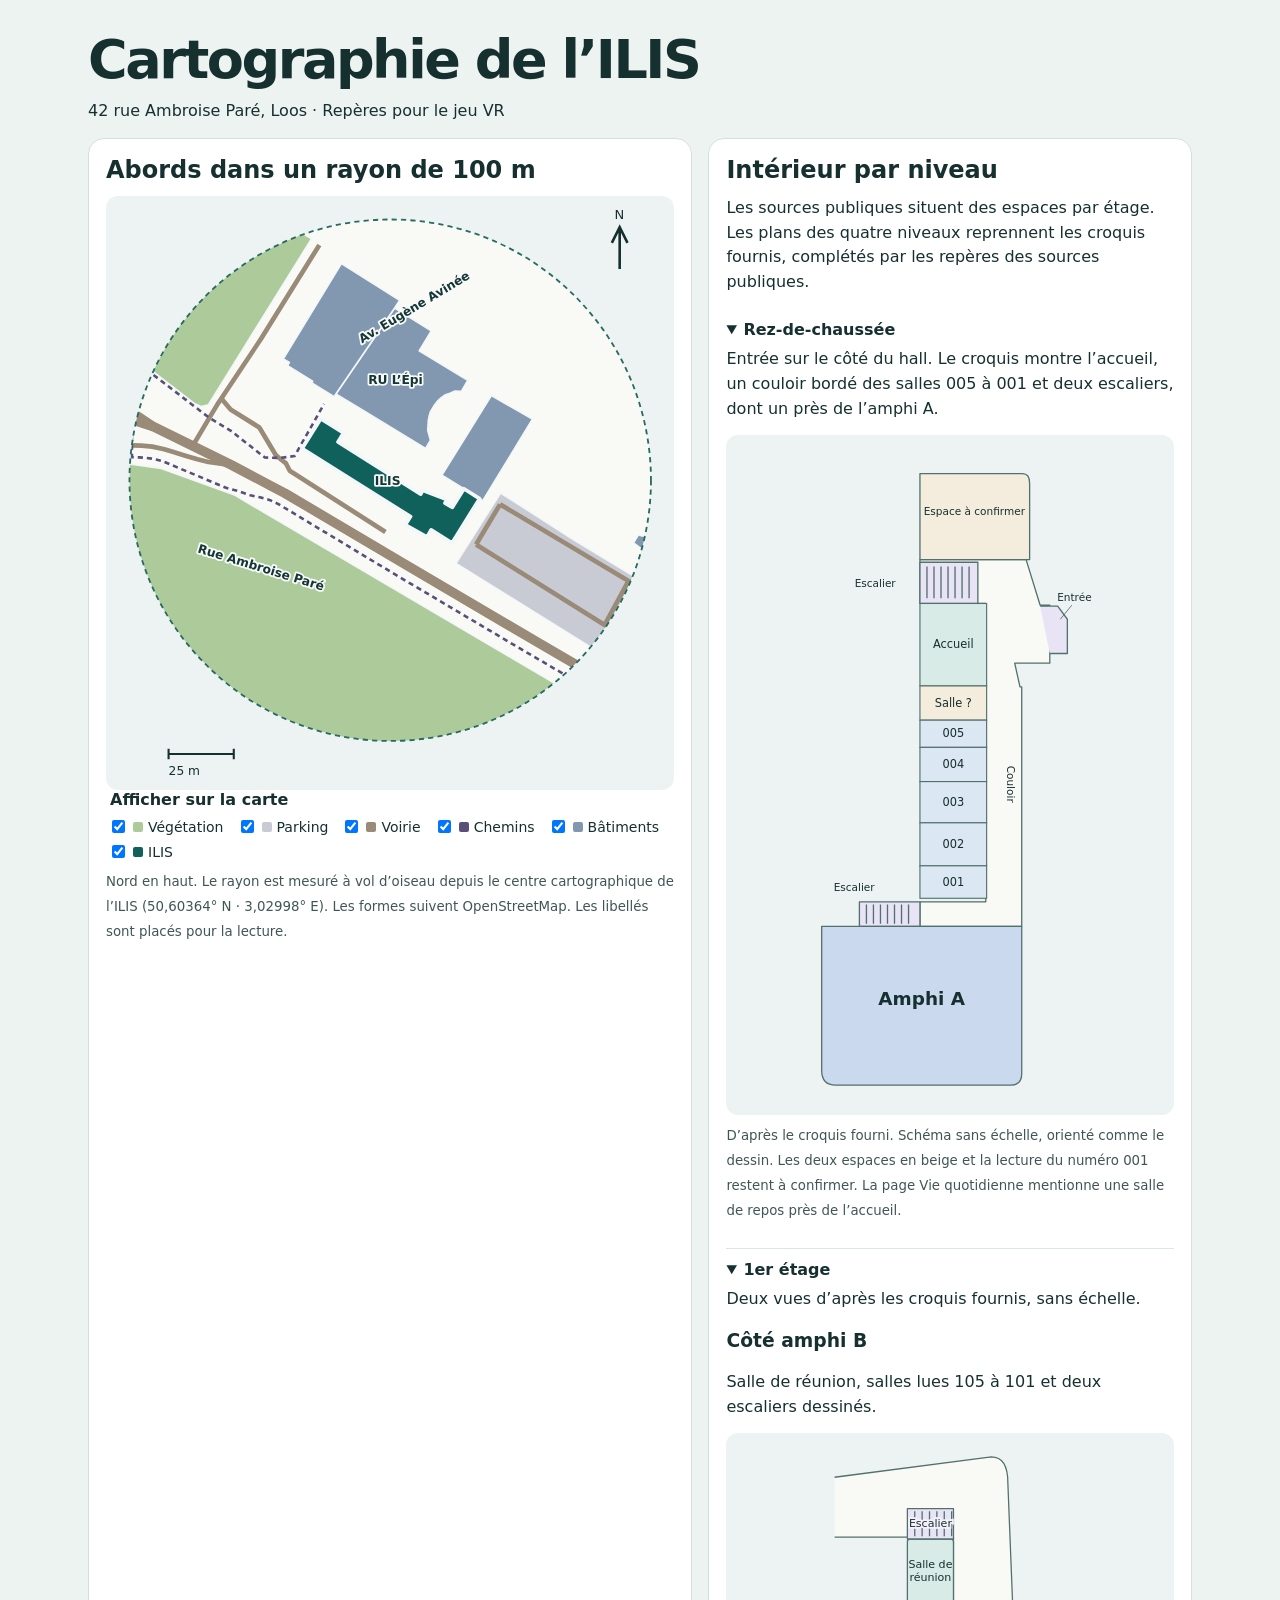
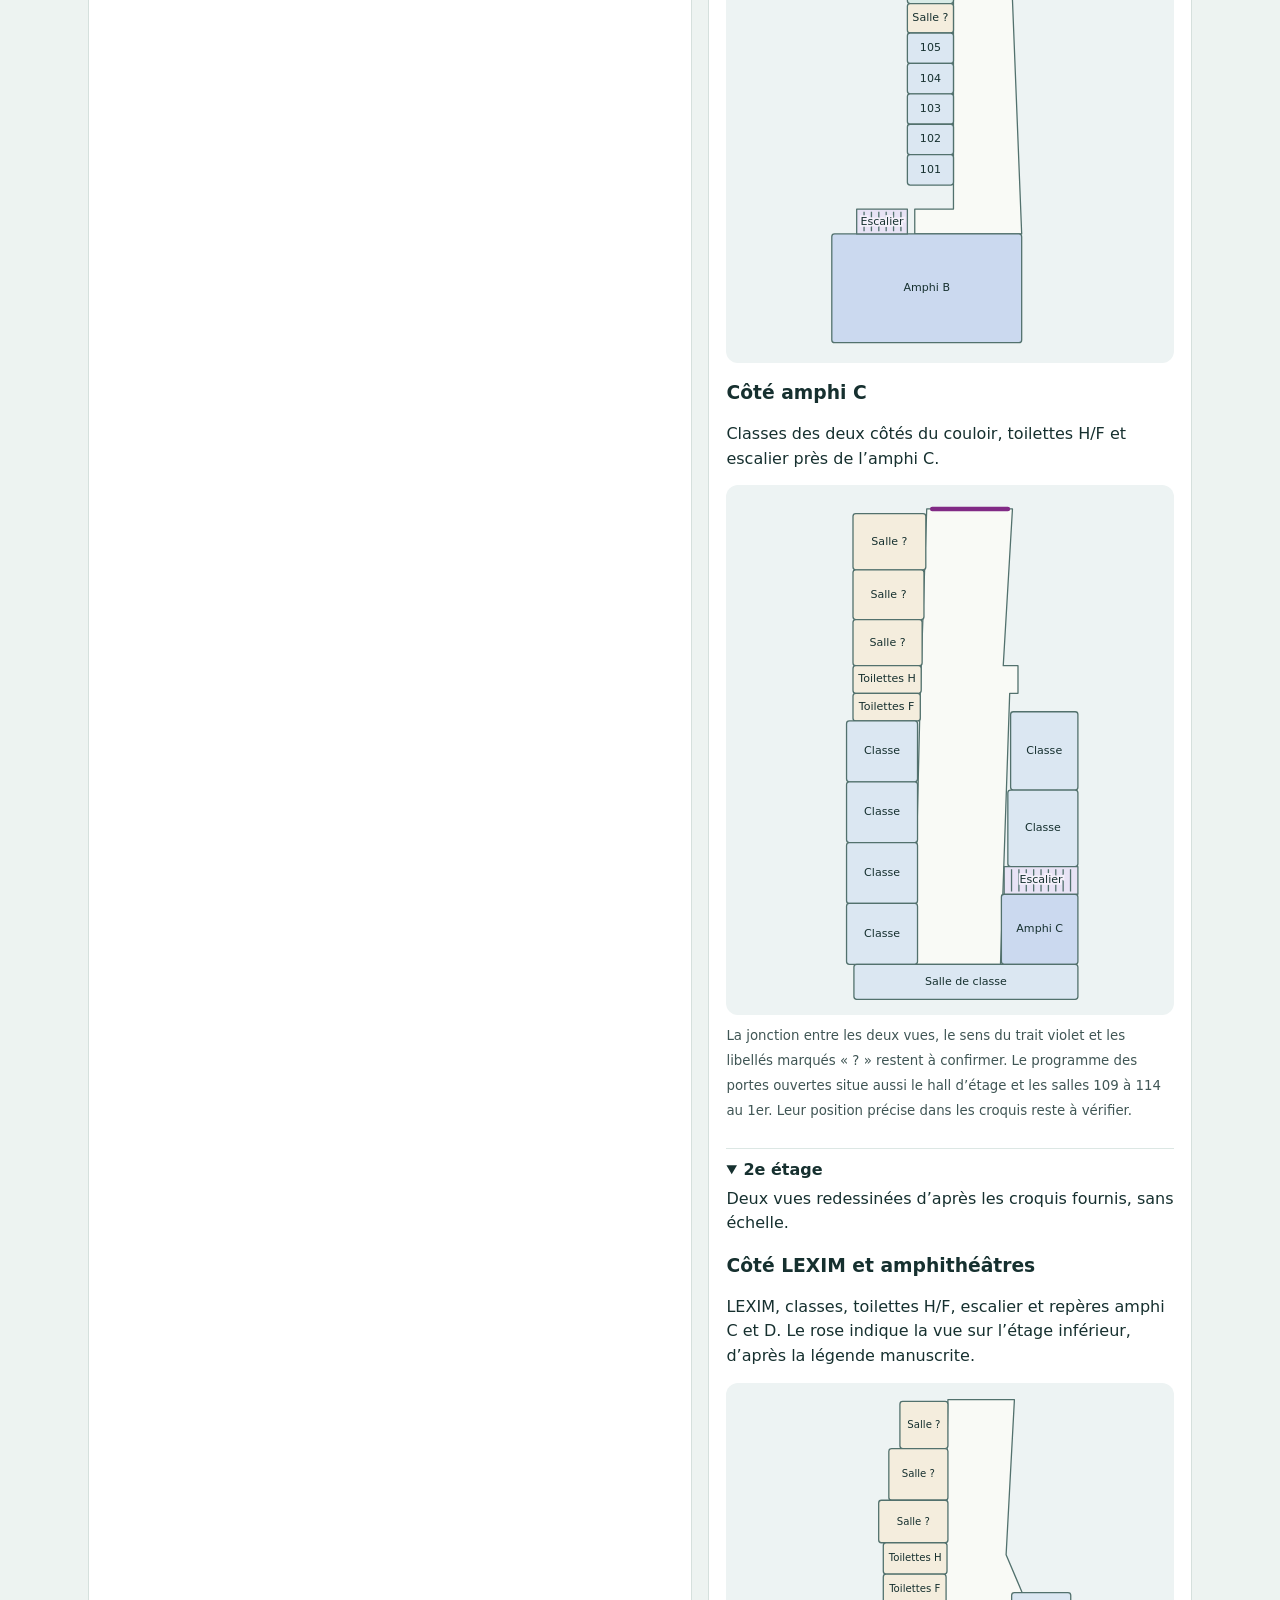
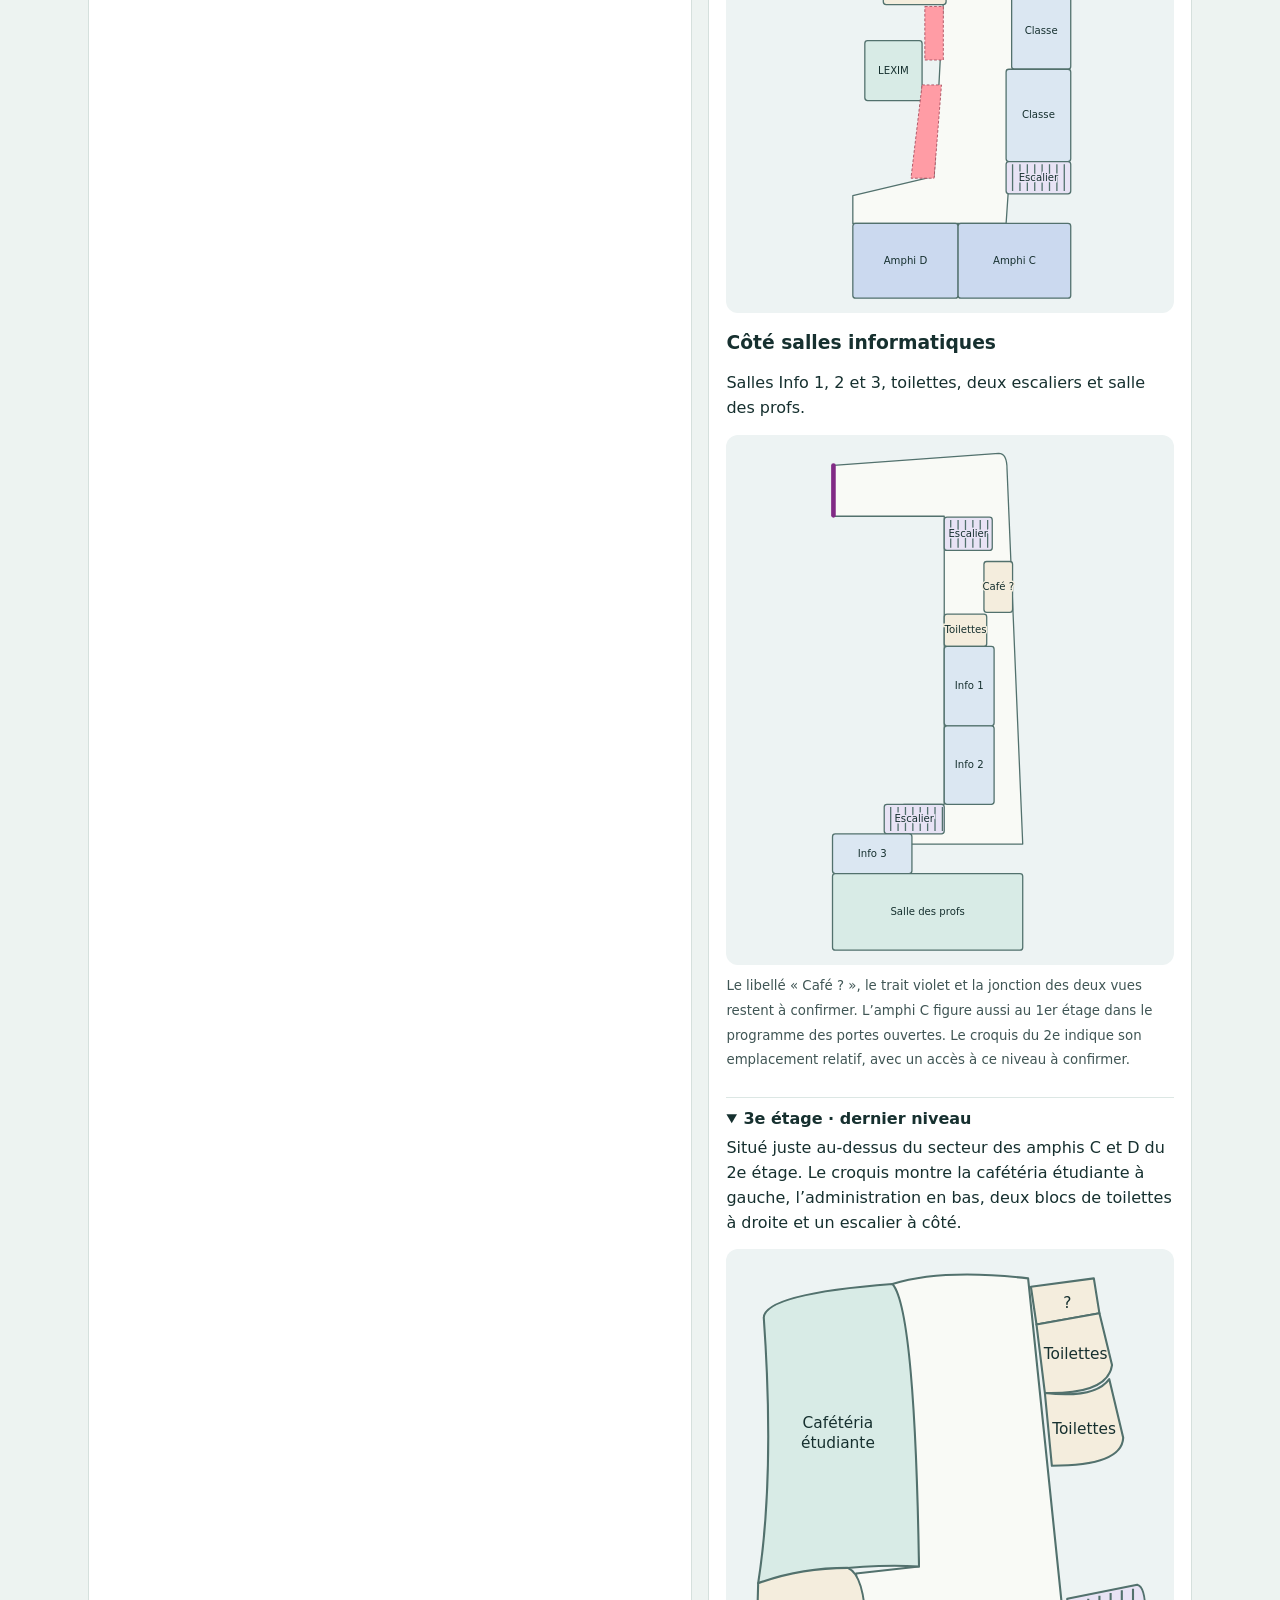
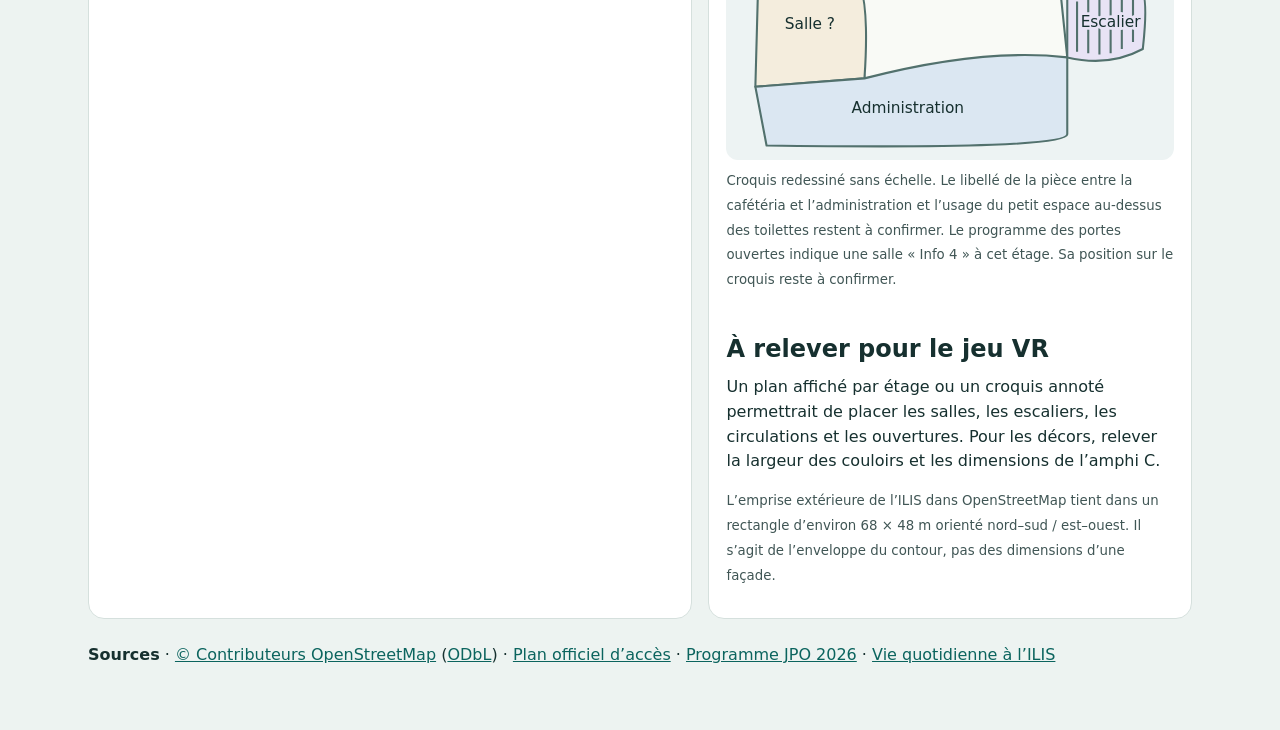
<file: cartographie.html>
<!doctype html><html lang="fr"><meta charset="utf-8"><meta name="viewport" content="width=device-width, initial-scale=1">
<title>Cartographie ILIS · Loos</title><style>
:root{color-scheme:light}*{box-sizing:border-box}body{margin:0;background:#edf3f1;color:#16302f;font:16px system-ui,sans-serif}main{max-width:1140px;margin:auto;padding:28px 18px 48px}h1{font-size:clamp(32px,5vw,54px);margin:0;letter-spacing:-.045em}h2{margin:0 0 12px}p{line-height:1.55;margin:8px 0 14px}.grid{display:grid;grid-template-columns:1.25fr 1fr;gap:16px}section{background:white;border:1px solid #d5e0dd;border-radius:16px;padding:17px}svg{display:block;width:100%;height:auto;border-radius:12px;background:#edf3f3}legend{font-weight:650}fieldset{border:0;padding:8px 0 0;display:flex;gap:6px 13px;flex-wrap:wrap}label{font-size:14px;display:inline-flex;align-items:center;gap:5px}label span{width:10px;height:10px;border-radius:2px}details{padding:11px 0;border-bottom:1px solid #dce7e4}details:last-of-type{border:0}summary{cursor:pointer;font-weight:700}small{color:#405655}a{color:#0b645e}footer{padding-top:16px}@media(max-width:790px){.grid{grid-template-columns:1fr}}
</style><main><header><h1>Cartographie de l’ILIS</h1><p>42 rue Ambroise Paré, Loos · Repères pour le jeu VR</p></header><div class="grid">
<section><h2>Abords dans un rayon de 100 m</h2>
<svg viewBox="-109 -109 218 228" role="img" aria-label="Carte OpenStreetMap de l’ILIS et de ses abords à 100 mètres, nord en haut">
<defs><clipPath id="limit"><circle r="100"/></clipPath></defs>
<circle r="100" fill="#f9faf6"/><g clip-path="url(#limit)"><g id="layer0"><polyline points="28.66,-125.27 38.19,-140.92 -21.79,-177.46 -27.47,-179.08 -31.74,-179.92 -35.71,-178.70 -41.88,-177.17 -48.79,-175.76 -53.53,-174.63 -56.66,-172.26 -112.37,-72.59 -112.47,-67.10 -111.24,-61.99 -109.91,-57.92 -106.12,-53.38 -75.13,-29.43 -72.48,-28.30 -69.73,-28.96 -30.22,-92.56 -50.40,-105.15 -40.46,-120.49 -57.60,-131.18 -41.21,-157.97 -30.35,-151.17 3.48,-129.67 8.65,-137.85 28.66,-125.27" fill="#adca9a" stroke="#f3f7f8" stroke-width="0.6" stroke-linejoin="round"><title>Végétation · OSM 701192677</title></polyline><polyline points="-353.10,230.34 -145.36,445.17 -93.93,372.86 25.69,454.67 26.81,140.42 63.98,141.19 92.77,95.38 -59.98,5.55 -87.81,-4.49 -102.59,-6.53 -113.32,-6.41 -123.62,-4.81 -151.69,3.83 -166.21,11.98 -178.79,22.22 -195.57,37.59 -353.10,230.34" fill="#adca9a" stroke="#f3f7f8" stroke-width="0.6" stroke-linejoin="round"><title>Végétation · OSM 1343573050</title></polyline></g><g id="layer1"><polyline points="214.16,-3.53 212.88,-0.02 217.70,1.72 214.60,9.77 199.60,48.44 193.61,63.87 187.71,79.09 186.14,80.24 183.74,81.21 181.57,81.13 179.03,80.62 153.10,69.42 132.05,60.34 70.33,22.84 42.35,4.90 25.25,31.87 84.34,68.61 144.20,98.72 179.54,112.22 322.93,137.75 335.91,74.60 351.39,-0.71 347.28,-1.59 265.56,-18.96 238.99,-25.82 223.70,-31.28 195.74,-43.32 156.55,-63.94 148.55,-51.81 142.83,-55.41 134.74,-45.10 143.49,-39.67 151.37,-34.74 159.89,-29.70 169.16,-24.44 181.10,-18.19 190.78,-14.22 214.16,-3.53" fill="#c8cbd4" stroke="#f3f7f8" stroke-width="0.6" stroke-linejoin="round"><title>Parking · OSM 84586809</title></polyline></g><g id="layer2"><polyline points="82.25,55.49 91.40,38.62" fill="none" stroke="#9a8b79" stroke-width="1.8" stroke-linejoin="round"><title>Voirie · OSM 84586847</title></polyline><polyline points="32.93,24.66 82.25,55.49 140.53,88.38" fill="none" stroke="#9a8b79" stroke-width="1.8" stroke-linejoin="round"><title>Voirie · OSM 84586989</title></polyline><polyline points="-90.81,-20.53 -75.78,-13.14 -60.79,-5.78 -45.86,2.09 -40.39,4.99 4.44,31.49 55.94,61.83 84.70,78.59 108.60,92.63 114.48,96.07 120.85,99.30 127.14,102.28 133.38,105.15 139.28,107.67 146.41,110.43 153.65,112.88 161.07,115.11 168.11,116.97 178.36,119.37 311.84,145.12" fill="none" stroke="#9a8b79" stroke-width="3.7" stroke-linejoin="round"><title>Rue Ambroise Paré · OSM 256238091</title></polyline><polyline points="32.93,24.66 42.12,9.27" fill="none" stroke="#9a8b79" stroke-width="1.8" stroke-linejoin="round"><title>Voirie · OSM 271044782</title></polyline><polyline points="147.72,71.17 91.40,38.62 42.12,9.27" fill="none" stroke="#9a8b79" stroke-width="1.8" stroke-linejoin="round"><title>Voirie · OSM 271044790</title></polyline><polyline points="-131.05,-31.29 -126.36,-30.91 -123.21,-30.44 -119.93,-29.70 -116.93,-28.99 -113.61,-28.06 -110.35,-27.01 -90.81,-20.53" fill="none" stroke="#9a8b79" stroke-width="3.7" stroke-linejoin="round"><title>Rue Ambroise Paré · OSM 933071970</title></polyline><polyline points="-90.81,-20.53 -103.00,-28.63 -106.45,-31.02 -109.36,-32.95 -112.27,-35.04 -115.54,-37.56" fill="none" stroke="#9a8b79" stroke-width="3.7" stroke-linejoin="round"><title>Rue Ambroise Paré · OSM 933071975</title></polyline><polyline points="-181.47,10.23 -171.36,3.65 -167.72,1.62 -151.88,-6.87 -148.79,-7.92 -144.99,-8.98 -141.05,-9.72 -105.65,-13.11 -102.07,-13.28 -99.03,-13.38 -95.37,-13.28 -91.24,-12.89 -86.63,-11.88 -83.14,-10.83 -78.25,-9.32 -73.94,-8.04 -69.74,-6.99 -60.79,-5.78" fill="none" stroke="#9a8b79" stroke-width="1.8" stroke-linejoin="round"><title>Voirie · OSM 1191223743</title></polyline><polyline points="-75.78,-13.14 -69.37,-23.89 -66.15,-29.27 -64.77,-31.35 -49.54,-54.24 -27.17,-90.23" fill="none" stroke="#9a8b79" stroke-width="1.8" stroke-linejoin="round"><title>Voirie · OSM 1416535305</title></polyline><polyline points="-64.77,-31.35 -61.22,-27.12 -50.20,-20.23 -43.78,-9.50 -42.58,-8.53 -39.96,-6.43 -38.54,-3.65 -1.83,19.87" fill="none" stroke="#9a8b79" stroke-width="1.8" stroke-linejoin="round"><title>Voirie · OSM 1416535306</title></polyline></g><g id="layer3"><polyline points="-121.52,-26.35 -100.82,-18.80 -99.44,-17.87 -99.05,-16.82 -99.03,-13.38 -99.05,-8.85 -96.31,-8.74 -93.86,-8.62 -91.47,-8.27 -89.43,-7.86 -87.30,-7.28 -62.99,2.90 -58.56,4.06 -53.67,5.80 -49.59,6.63 -46.08,7.64 -43.04,9.07 2.85,36.72 46.42,62.55 87.84,86.85 119.95,104.48 128.96,108.70 137.45,112.22 146.17,115.65 153.42,118.25 161.22,120.72 168.91,122.64 182.06,125.21 234.74,135.92 373.72,161.41 379.58,157.68" fill="none" stroke="#594f7a" stroke-width="1" stroke-linejoin="round" stroke-dasharray="2 1.5"><title>Rue Ambroise Paré · OSM 1201686355</title></polyline><polyline points="-121.30,-61.99 -113.49,-60.14 -111.72,-56.50 -69.37,-23.89 -61.26,-19.06 -48.08,-8.71 -42.58,-8.53 -36.68,-9.26 -25.37,-29.23" fill="none" stroke="#594f7a" stroke-width="1" stroke-linejoin="round" stroke-dasharray="2 1.5"><title>Chemins · OSM 1416535307</title></polyline></g><g id="layer4"><polyline points="93.34,23.99 99.85,28.91 102.39,24.74 103.49,22.93 99.13,20.23 98.31,20.96 97.20,21.49 96.21,21.33 95.19,20.96 93.34,23.99" fill="#8198b0" stroke="#f3f7f8" stroke-width="0.6" stroke-linejoin="round"><title>Bâtiments · OSM 81706907</title></polyline><polyline points="29.73,-38.30 11.09,-49.62 15.73,-57.26 1.70,-66.04 -20.84,-33.05 -8.92,-25.89 13.57,-12.21 15.43,-15.36 14.86,-17.35 14.38,-19.05 14.48,-21.04 14.58,-22.74 14.96,-24.73 15.43,-26.33 16.19,-27.57 17.04,-28.99 18.18,-30.40 19.60,-31.64 20.93,-32.68 22.91,-33.34 24.81,-34.19 27.27,-34.09 29.73,-38.30" fill="#8198b0" stroke="#f3f7f8" stroke-width="0.6" stroke-linejoin="round"><title>Restaurant Universitaire - L&#x27;Épi · OSM 81720152</title></polyline><polyline points="38.80,-32.50 54.53,-23.41 35.48,7.82 34.27,7.05 28.28,3.26 19.85,-1.93 38.80,-32.50" fill="#8198b0" stroke="#f3f7f8" stroke-width="0.6" stroke-linejoin="round"><title>Bâtiments · OSM 254217653</title></polyline><polyline points="-20.84,-33.05 -21.51,-32.04 -29.90,-37.21 -29.75,-38.03 -39.36,-43.95 -38.66,-45.21 -40.99,-46.50 -18.72,-83.04 3.62,-69.03 1.70,-66.04 -20.84,-33.05" fill="#8198b0" stroke="#f3f7f8" stroke-width="0.6" stroke-linejoin="round"><title>Bâtiments · OSM 254217654</title></polyline></g><g id="layer5"><polyline points="-26.64,-23.57 -33.78,-12.19 7.79,13.96 5.81,17.08 14.19,21.77 15.68,19.05 23.72,24.06 34.27,7.05 28.28,3.26 23.85,10.42 20.99,8.80 21.70,7.45 12.43,3.87 11.70,5.33 -20.03,-14.69 -17.90,-18.08 -26.64,-23.57" fill="#10615c" stroke="#f3f7f8" stroke-width="1.4" stroke-linejoin="round"><title>Faculté d&#x27;ingénierie et de management de la santé (Ilis) · OSM 81706452</title></polyline></g></g>
<circle r="100" fill="none" stroke="#276b62" stroke-width=".7" stroke-dasharray="2 1.6"/>
<g font-family="system-ui" text-anchor="middle" font-size="4.7" font-weight="700" paint-order="stroke" stroke="#f7faf9" stroke-width="1.4" stroke-linejoin="round" fill="#153634">
<text x="-1" y="2">ILIS</text><text x="2" y="-37">RU L’Épi</text><text x="-50" y="35" transform="rotate(17 -50 35)">Rue Ambroise Paré</text><text x="10" y="-65" transform="rotate(-31 10 -65)">Av. Eugène Avinée</text>
</g><g stroke="#16302f" fill="#16302f"><path d="M88 -81 V-97 M85 -91 L88 -97 L91 -91" fill="none" stroke-width="1"/><text x="86" y="-100" stroke="none" font-size="5">N</text>
<path d="M-85 105h25 M-85 103v4 M-60 103v4" fill="none" stroke-width=".8"/><text x="-85" y="113" stroke="none" font-size="4.7">25 m</text></g>
</svg><fieldset><legend>Afficher sur la carte</legend><label><input type="checkbox" checked data-layer="layer0"><span style="background:#adca9a"></span>Végétation</label><label><input type="checkbox" checked data-layer="layer1"><span style="background:#c8cbd4"></span>Parking</label><label><input type="checkbox" checked data-layer="layer2"><span style="background:#9a8b79"></span>Voirie</label><label><input type="checkbox" checked data-layer="layer3"><span style="background:#594f7a"></span>Chemins</label><label><input type="checkbox" checked data-layer="layer4"><span style="background:#8198b0"></span>Bâtiments</label><label><input type="checkbox" checked data-layer="layer5"><span style="background:#10615c"></span>ILIS</label></fieldset>
<p><small>Nord en haut. Le rayon est mesuré à vol d’oiseau depuis le centre cartographique de l’ILIS (50,60364° N · 3,02998° E). Les formes suivent OpenStreetMap. Les libellés sont placés pour la lecture.</small></p>
</section><section><h2>Intérieur par niveau</h2>
<p>Les sources publiques situent des espaces par étage. Les plans des quatre niveaux reprennent les croquis fournis, complétés par les repères des sources publiques.</p>
<details open><summary>Rez-de-chaussée</summary><p>Entrée sur le côté du hall. Le croquis montre l’accueil, un couloir bordé des salles 005 à 001 et deux escaliers, dont un près de l’amphi A.</p><svg viewBox="0 0 340 775" role="img" aria-label="Croquis du rez-de-chaussée de l’ILIS redessiné, sans échelle" style="max-height:680px">
<g stroke="#52716d" stroke-width="1.5" stroke-linejoin="round">
<path d="M136 142 H257 L273 194 H284 V260 H244 L250 287 H252 V560 H136 V532 H211 V192 H136 Z" fill="#f9faf6"/>
<path d="M136 44 H253 Q261 44 261 55 V142 H136 Z" fill="#f4eddd"/>
<path d="M273 195 H293 L304 210 V249 H284" fill="#e8e3f5"/>
<rect x="136" y="145" width="66" height="47" fill="#e8e3f5"/>
<path d="M144 150v36m8-36v36m8-36v36m8-36v36m8-36v36m8-36v36m8-36v36"/>
<rect x="67" y="532" width="69" height="28" fill="#e8e3f5"/>
<path d="M75 535v22m8-22v22m8-22v22m8-22v22m8-22v22m8-22v22m8-22v22"/>
<path d="M24 560 H252 V728 Q252 741 239 741 H40 Q24 741 24 724 Z" fill="#cbd9ef"/>
</g>
<g text-anchor="middle" fill="#16302f" stroke="none" font-size="12" font-family="system-ui">
<text x="198" y="91">Espace à confirmer</text>
<text x="85" y="173">Escalier</text>
<text x="312" y="189">Entrée</text><path d="M309 194l-13 16" stroke="#52716d" fill="none"/>
<text x="61" y="520">Escalier</text>
<text x="235" y="398" transform="rotate(90 235 398)">Couloir</text>
<text x="138" y="650" font-size="21" font-weight="700">Amphi A</text>
</g><g text-anchor="middle" font-size="13" font-family="system-ui" fill="#16302f" stroke="#52716d" stroke-width="1.3"><rect x="136" y="192" width="76" height="94" fill="#d8ebe6"/><text stroke="none" x="174" y="239.0" dominant-baseline="middle">Accueil</text><rect x="136" y="286" width="76" height="39" fill="#f4eddd"/><text stroke="none" x="174" y="305.5" dominant-baseline="middle">Salle ?</text><rect x="136" y="325" width="76" height="31" fill="#dbe7f2"/><text stroke="none" x="174" y="340.5" dominant-baseline="middle">005</text><rect x="136" y="356" width="76" height="39" fill="#dbe7f2"/><text stroke="none" x="174" y="375.5" dominant-baseline="middle">004</text><rect x="136" y="395" width="76" height="47" fill="#dbe7f2"/><text stroke="none" x="174" y="418.5" dominant-baseline="middle">003</text><rect x="136" y="442" width="76" height="49" fill="#dbe7f2"/><text stroke="none" x="174" y="466.5" dominant-baseline="middle">002</text><rect x="136" y="491" width="76" height="37" fill="#dbe7f2"/><text stroke="none" x="174" y="509.5" dominant-baseline="middle">001</text></g></svg><p><small>D’après le croquis fourni. Schéma sans échelle, orienté comme le dessin. Les deux espaces en beige et la lecture du numéro 001 restent à confirmer. La page Vie quotidienne mentionne une salle de repos près de l’accueil.</small></p></details><details open><summary>1er étage</summary><p>Deux vues d’après les croquis fournis, sans échelle.</p>
<h3>Côté amphi B</h3><p>Salle de réunion, salles lues 105 à 101 et deux escaliers dessinés.</p><svg viewBox="0 0 300 575" role="img" aria-label="Premier étage, vue avec l’amphi B" style="max-height:530px"><g stroke="#52716d" stroke-width="1.4" stroke-linejoin="round"><path d="M25 48 L195 26 Q213 26 213 54 L228 435 H112 V408 H154 V113 H25" fill="#f9faf6"/><rect x="104" y="115" width="50" height="70" rx="3" fill="#d8ebe6"/><rect x="104" y="185" width="50" height="32" rx="3" fill="#f4eddd"/><rect x="104" y="217" width="50" height="33" rx="3" fill="#dbe7f2"/><rect x="104" y="250" width="50" height="33" rx="3" fill="#dbe7f2"/><rect x="104" y="283" width="50" height="33" rx="3" fill="#dbe7f2"/><rect x="104" y="316" width="50" height="33" rx="3" fill="#dbe7f2"/><rect x="104" y="349" width="50" height="33" rx="3" fill="#dbe7f2"/><rect x="22" y="435" width="206" height="118" rx="3" fill="#cbd9ef"/><rect x="104" y="82" width="50" height="33" fill="#e8e3f5"/><path d="M112 85v27 M120 85v27 M128 85v27 M136 85v27 M144 85v27 M152 85v27 "/><rect x="49" y="408" width="55" height="27" fill="#e8e3f5"/><path d="M57 411v21 M65 411v21 M73 411v21 M81 411v21 M89 411v21 M97 411v21 "/></g><g text-anchor="middle" fill="#16302f" font-size="12" font-family="system-ui"><text x="129.0" y="150.0" dominant-baseline="middle"><tspan x="129" dy="-7">Salle de</tspan><tspan x="129" dy="14">réunion</tspan></text><text x="129.0" y="201.0" dominant-baseline="middle">Salle ?</text><text x="129.0" y="233.5" dominant-baseline="middle">105</text><text x="129.0" y="266.5" dominant-baseline="middle">104</text><text x="129.0" y="299.5" dominant-baseline="middle">103</text><text x="129.0" y="332.5" dominant-baseline="middle">102</text><text x="129.0" y="365.5" dominant-baseline="middle">101</text><text x="125.0" y="494.0" dominant-baseline="middle">Amphi B</text><text x="129.0" y="98.5" dominant-baseline="middle" paint-order="stroke" stroke="#f4f0fa" stroke-width="4">Escalier</text><text x="76.5" y="421.5" dominant-baseline="middle" paint-order="stroke" stroke="#f4f0fa" stroke-width="4">Escalier</text></g></svg>
<h3>Côté amphi C</h3><p>Classes des deux côtés du couloir, toilettes H/F et escalier près de l’amphi C.</p><svg viewBox="0 0 300 575" role="img" aria-label="Premier étage, vue avec l’amphi C" style="max-height:530px"><g stroke="#52716d" stroke-width="1.4" stroke-linejoin="round"><path d="M125 26 H218 L208 196 H224 V226 H215 L205 520 H111 L118 226 Z" fill="#f9faf6"/><rect x="45" y="31" width="79" height="61" rx="3" fill="#f4eddd"/><rect x="45" y="92" width="77" height="54" rx="3" fill="#f4eddd"/><rect x="45" y="146" width="75" height="50" rx="3" fill="#f4eddd"/><rect x="45" y="196" width="74" height="30" rx="3" fill="#f4eddd"/><rect x="45" y="226" width="73" height="30" rx="3" fill="#f4eddd"/><rect x="38" y="256" width="77" height="66" rx="3" fill="#dbe7f2"/><rect x="38" y="322" width="77" height="66" rx="3" fill="#dbe7f2"/><rect x="38" y="388" width="77" height="66" rx="3" fill="#dbe7f2"/><rect x="38" y="454" width="77" height="66" rx="3" fill="#dbe7f2"/><rect x="216" y="246" width="73" height="85" rx="3" fill="#dbe7f2"/><rect x="213" y="331" width="76" height="83" rx="3" fill="#dbe7f2"/><rect x="206" y="444" width="83" height="76" rx="3" fill="#cbd9ef"/><rect x="46" y="520" width="243" height="38" rx="3" fill="#dbe7f2"/><rect x="209" y="414" width="80" height="30" fill="#e8e3f5"/><path d="M217 417v24 M225 417v24 M233 417v24 M241 417v24 M249 417v24 M257 417v24 M265 417v24 M273 417v24 M281 417v24 "/></g><path d="M131 26 H213" stroke="#812a85" stroke-width="5" stroke-linecap="round"/><g text-anchor="middle" fill="#16302f" font-size="12" font-family="system-ui"><text x="84.5" y="61.5" dominant-baseline="middle">Salle ?</text><text x="83.5" y="119.0" dominant-baseline="middle">Salle ?</text><text x="82.5" y="171.0" dominant-baseline="middle">Salle ?</text><text x="82.0" y="211.0" dominant-baseline="middle">Toilettes H</text><text x="81.5" y="241.0" dominant-baseline="middle">Toilettes F</text><text x="76.5" y="289.0" dominant-baseline="middle">Classe</text><text x="76.5" y="355.0" dominant-baseline="middle">Classe</text><text x="76.5" y="421.0" dominant-baseline="middle">Classe</text><text x="76.5" y="487.0" dominant-baseline="middle">Classe</text><text x="252.5" y="288.5" dominant-baseline="middle">Classe</text><text x="251.0" y="372.5" dominant-baseline="middle">Classe</text><text x="247.5" y="482.0" dominant-baseline="middle">Amphi C</text><text x="167.5" y="539.0" dominant-baseline="middle">Salle de classe</text><text x="249.0" y="429.0" dominant-baseline="middle" paint-order="stroke" stroke="#f4f0fa" stroke-width="4">Escalier</text></g></svg>
<p><small>La jonction entre les deux vues, le sens du trait violet et les libellés marqués « ? » restent à confirmer. Le programme des portes ouvertes situe aussi le hall d’étage et les salles 109 à 114 au 1er. Leur position précise dans les croquis reste à vérifier.</small></p></details><details open><summary>2e étage</summary><p>Deux vues redessinées d’après les croquis fournis, sans échelle.</p>
<h3>Côté LEXIM et amphithéâtres</h3><p>LEXIM, classes, toilettes H/F, escalier et repères amphi C et D. Le rose indique la vue sur l’étage inférieur, d’après la légende manuscrite.</p><svg viewBox="0 0 300 574" role="img" aria-label="Deuxième étage, côté LEXIM" style="max-height:530px"><g stroke="#52716d" stroke-width="1.4" stroke-linejoin="round"><path d="M148 18 H220 L211 186 L228 226 L211 477 H45 V447 L133 426 L144 218 Z" fill="#f9faf6"/><rect x="96" y="20" width="52" height="51" rx="3" fill="#f4eddd"/><rect x="84" y="71" width="64" height="56" rx="3" fill="#f4eddd"/><rect x="73" y="127" width="75" height="46" rx="3" fill="#f4eddd"/><rect x="78" y="173" width="69" height="34" rx="3" fill="#f4eddd"/><rect x="78" y="207" width="68" height="33" rx="3" fill="#f4eddd"/><rect x="58" y="279" width="62" height="65" rx="3" fill="#d8ebe6"/><rect x="217" y="227" width="64" height="83" rx="3" fill="#dbe7f2"/><rect x="211" y="310" width="70" height="100" rx="3" fill="#dbe7f2"/><rect x="211" y="410" width="70" height="35" rx="3" fill="#e8e3f5"/><path d="M218 413v29 M226 413v29 M234 413v29 M242 413v29 M250 413v29 M258 413v29 M266 413v29 M274 413v29 "/><rect x="45" y="477" width="114" height="81" rx="3" fill="#cbd9ef"/><rect x="159" y="477" width="122" height="81" rx="3" fill="#cbd9ef"/></g><path d="M123 242 H143 V300 H123 Z M120 327 H141 L133 428 H108 Z" fill="#ff9ca5" stroke="#ad5262" stroke-dasharray="3 2"/><g text-anchor="middle" fill="#16302f" font-size="11" font-family="system-ui"><text x="122.0" y="45.5" dominant-baseline="middle" paint-order="stroke" stroke="#f4eddd" stroke-width="3">Salle ?</text><text x="116.0" y="99.0" dominant-baseline="middle" paint-order="stroke" stroke="#f4eddd" stroke-width="3">Salle ?</text><text x="110.5" y="150.0" dominant-baseline="middle" paint-order="stroke" stroke="#f4eddd" stroke-width="3">Salle ?</text><text x="112.5" y="190.0" dominant-baseline="middle" paint-order="stroke" stroke="#f4eddd" stroke-width="3">Toilettes H</text><text x="112.0" y="223.5" dominant-baseline="middle" paint-order="stroke" stroke="#f4eddd" stroke-width="3">Toilettes F</text><text x="89.0" y="311.5" dominant-baseline="middle" paint-order="stroke" stroke="#d8ebe6" stroke-width="3">LEXIM</text><text x="249.0" y="268.5" dominant-baseline="middle" paint-order="stroke" stroke="#dbe7f2" stroke-width="3">Classe</text><text x="246.0" y="360.0" dominant-baseline="middle" paint-order="stroke" stroke="#dbe7f2" stroke-width="3">Classe</text><text x="246.0" y="427.5" dominant-baseline="middle" paint-order="stroke" stroke="#e8e3f5" stroke-width="3">Escalier</text><text x="102.0" y="517.5" dominant-baseline="middle" paint-order="stroke" stroke="#cbd9ef" stroke-width="3">Amphi D</text><text x="220.0" y="517.5" dominant-baseline="middle" paint-order="stroke" stroke="#cbd9ef" stroke-width="3">Amphi C</text></g></svg>
<h3>Côté salles informatiques</h3><p>Salles Info 1, 2 et 3, toilettes, deux escaliers et salle des profs.</p><svg viewBox="0 0 300 574" role="img" aria-label="Deuxième étage, côté salles informatiques" style="max-height:530px"><g stroke="#52716d" stroke-width="1.4" stroke-linejoin="round"><path d="M24 33 L203 20 Q212 20 212 37 L229 443 H100 V400 H144 V88 H24" fill="#f9faf6"/><rect x="144" y="89" width="52" height="36" rx="3" fill="#e8e3f5"/><path d="M151 92v30 M159 92v30 M167 92v30 M175 92v30 M183 92v30 M191 92v30 "/><rect x="187" y="137" width="31" height="55" rx="3" fill="#f4eddd"/><rect x="144" y="194" width="46" height="35" rx="3" fill="#f4eddd"/><rect x="144" y="229" width="54" height="86" rx="3" fill="#dbe7f2"/><rect x="144" y="315" width="54" height="85" rx="3" fill="#dbe7f2"/><rect x="79" y="400" width="65" height="32" rx="3" fill="#e8e3f5"/><path d="M86 403v26 M94 403v26 M102 403v26 M110 403v26 M118 403v26 M126 403v26 M134 403v26 M142 403v26 "/><rect x="23" y="432" width="86" height="43" rx="3" fill="#dbe7f2"/><rect x="23" y="475" width="206" height="83" rx="3" fill="#d8ebe6"/></g><path d="M24 33 V87" stroke="#812a85" stroke-width="5" stroke-linecap="round"/><g text-anchor="middle" fill="#16302f" font-size="11" font-family="system-ui"><text x="170.0" y="107.0" dominant-baseline="middle" paint-order="stroke" stroke="#e8e3f5" stroke-width="3">Escalier</text><text x="202.5" y="164.5" dominant-baseline="middle" paint-order="stroke" stroke="#f4eddd" stroke-width="3">Café ?</text><text x="167.0" y="211.5" dominant-baseline="middle" paint-order="stroke" stroke="#f4eddd" stroke-width="3">Toilettes</text><text x="171.0" y="272.0" dominant-baseline="middle" paint-order="stroke" stroke="#dbe7f2" stroke-width="3">Info 1</text><text x="171.0" y="357.5" dominant-baseline="middle" paint-order="stroke" stroke="#dbe7f2" stroke-width="3">Info 2</text><text x="111.5" y="416.0" dominant-baseline="middle" paint-order="stroke" stroke="#e8e3f5" stroke-width="3">Escalier</text><text x="66.0" y="453.5" dominant-baseline="middle" paint-order="stroke" stroke="#dbe7f2" stroke-width="3">Info 3</text><text x="126.0" y="516.5" dominant-baseline="middle" paint-order="stroke" stroke="#d8ebe6" stroke-width="3">Salle des profs</text></g></svg>
<p><small>Le libellé « Café ? », le trait violet et la jonction des deux vues restent à confirmer. L’amphi C figure aussi au 1er étage dans le programme des portes ouvertes. Le croquis du 2e indique son emplacement relatif, avec un accès à ce niveau à confirmer.</small></p></details><details open id="etage-3"><summary>3e étage · dernier niveau</summary><p>Situé juste au-dessus du secteur des amphis C et D du 2e étage. Le croquis montre la cafétéria étudiante à gauche, l’administration en bas, deux blocs de toilettes à droite et un escalier à côté.</p><svg viewBox="0 0 320 365" role="img" aria-label="Croquis du troisième étage, au-dessus des amphithéâtres C et D" style="max-height:530px">
<g stroke="#52716d" stroke-width="1.5" stroke-linejoin="round">
<path d="M119 25 Q155 14 216 21 L244 292 L99 307 L93 232 L138 227 Z" fill="#f9faf6"/>
<path d="M27 49 Q28 32 119 25 Q135 43 138 227 Q86 224 23 239 Q35 162 27 49 Z" fill="#d8ebe6"/>
<path d="M23 239 Q53 228 87 228 Q104 235 99 307 L21 313 Z" fill="#f4eddd"/>
<path d="M21 313 L99 307 Q184 285 244 292 V347 Q244 358 29 355 Z" fill="#dbe7f2"/>
<path d="M218 27 L263 21 L267 46 L222 54 Z" fill="#f4eddd"/>
<path d="M222 54 L267 46 L276 83 Q273 104 228 103 Z M228 103 Q264 107 274 93 L284 135 Q283 155 233 155 Z" fill="#f4eddd"/>
<path d="M244 250 L294 240 Q303 242 298 286 Q274 299 244 292 Z" fill="#e8e3f5"/>
<path d="M251 252v36m8-38v39m8-41v42m8-44v43m8-45v42m8-43v38"/>
</g><g text-anchor="middle" fill="#16302f" font-size="11" font-family="system-ui">
<text x="80" y="128">Cafétéria</text><text x="80" y="142">étudiante</text>
<text x="60" y="272">Salle ?</text><text x="130" y="332">Administration</text>
<text x="244" y="42">?</text><text x="250" y="79">Toilettes</text><text x="256" y="132">Toilettes</text>
<text x="275" y="270" paint-order="stroke" stroke="#e8e3f5" stroke-width="4">Escalier</text>
</g></svg><p><small>Croquis redessiné sans échelle. Le libellé de la pièce entre la cafétéria et l’administration et l’usage du petit espace au-dessus des toilettes restent à confirmer. Le programme des portes ouvertes indique une salle « Info 4 » à cet étage. Sa position sur le croquis reste à confirmer.</small></p></details>
<h2 style="margin-top:18px">À relever pour le jeu VR</h2>
<p>Un plan affiché par étage ou un croquis annoté permettrait de placer les salles, les escaliers, les circulations et les ouvertures. Pour les décors, relever la largeur des couloirs et les dimensions de l’amphi C.</p>
<p><small>L’emprise extérieure de l’ILIS dans OpenStreetMap tient dans un rectangle d’environ 68 × 48 m orienté nord–sud / est–ouest. Il s’agit de l’enveloppe du contour, pas des dimensions d’une façade.</small></p>
</section></div><footer>
<p><strong>Sources</strong> · <a href="https://www.openstreetmap.org/way/81706452">© Contributeurs OpenStreetMap</a> (<a href="https://www.openstreetmap.org/copyright">ODbL</a>) · <a href="https://ufr3s.univ-lille.fr/fileufr3s/user_upload/ufr3s-generalites/plans/ufr3s/2025-05-13_plan-acces.jpg">Plan officiel d’accès</a> · <a href="https://ufr3s.univ-lille.fr/fileufr3s/user_upload/ufr3s-actualites/2026/formation-initiale/2026-01-31-jpo-programme-plan.pdf">Programme JPO 2026</a> · <a href="https://ufr3s.univ-lille.fr/ilis/vie-de-campus/vie-quotidienne">Vie quotidienne à l’ILIS</a></p>
</footer></main><script>
document.querySelectorAll('[data-layer]').forEach(input=>input.addEventListener('change',()=>{document.getElementById(input.dataset.layer).style.display=input.checked?'':'none';}));
</script></html>
</file>
